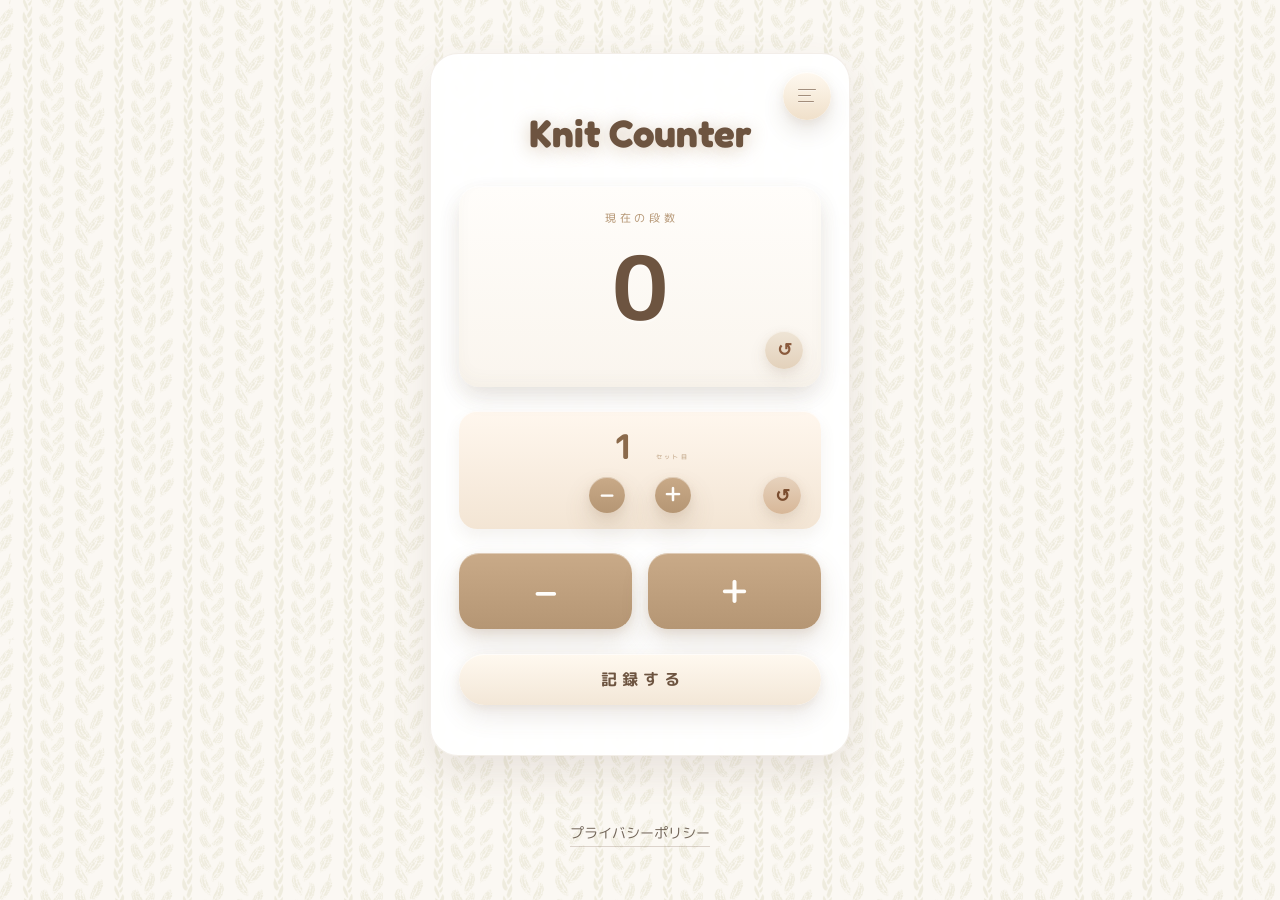
<file: index.html>
<!DOCTYPE html>
<html lang="ja">
<head>
    <meta charset="UTF-8">
    <meta name="viewport" content="width=device-width, initial-scale=1.0">
    <meta name="theme-color" content="#faf5ee">
    <meta name="apple-mobile-web-app-title" content="Knit Counter">
    <meta name="apple-mobile-web-app-capable" content="yes">
    <meta name="apple-mobile-web-app-status-bar-style" content="default">
    <title>Knit Counter</title>
    <link rel="icon" type="image/x-icon" href="img/favicon.ico?v=20260420-5">
    <link rel="shortcut icon" type="image/x-icon" href="img/favicon.ico?v=20260420-5">
    <link rel="icon" type="image/png" sizes="32x32" href="img/favicon-32x32.png?v=20260420-5">
    <link rel="icon" type="image/png" sizes="16x16" href="img/favicon-16x16.png?v=20260420-5">
    <link rel="icon" type="image/png" href="img/favicon.png?v=20260420-5">
    <link rel="apple-touch-icon" sizes="180x180" href="img/apple-touch-icon.png?v=20260420-5">
    <link rel="apple-touch-icon-precomposed" href="img/apple-touch-icon-precomposed.png?v=20260420-5">
    <link rel="manifest" href="manifest.webmanifest?v=20260420-5">
    <link rel="preconnect" href="https://fonts.googleapis.com">
    <link rel="preconnect" href="https://fonts.gstatic.com" crossorigin>
    <link href="https://fonts.googleapis.com/css2?family=Fredoka:wght@400..700&amp;family=M+PLUS+Rounded+1c:wght@400;500;700&amp;display=swap" rel="stylesheet">
    <link rel="stylesheet" href="styles.css?v=20260420-55">
    <script async src="https://pagead2.googlesyndication.com/pagead/js/adsbygoogle.js?client=ca-pub-3495067315545734"
            crossorigin="anonymous"></script>

</head>
<body>
<div class="app-background" aria-hidden="true"></div>
<main class="counter-app">
    <section class="counter-card" aria-labelledby="app-title">
        <button id="savedEntriesButton" class="saved-entries-button" type="button" aria-label="保存した段数を見る">
            <span class="saved-entries-icon" aria-hidden="true">
                <span></span>
                <span></span>
                <span></span>
            </span>
        </button>
        <h1 id="app-title">Knit Counter</h1>
        <!--<p class="description">＋ボタンで段数を増やし、－ボタンで減らせます。</p> -->

        <div class="count-display" aria-live="polite" aria-atomic="true">
            <div class="count-surface">
                <span class="count-label">現 在 の 段 数</span>
                <span id="count" class="count-value">0</span>
                <button id="resetButton" class="card-reset-button" type="button" aria-label="段数をリセットする">↺</button>
            </div>
        </div>

        <div class="set-counter-card">
            <div class="set-counter-readout" aria-live="polite" aria-atomic="true">
                <span id="setCount" class="set-counter-value">0</span>
                <span class="set-counter-suffix"> セ ッ ト 目</span>
            </div>
            <div class="set-counter-controls">
                <div class="set-counter-stepper">
                    <button id="decreaseSetButton" class="mini-count-button secondary" type="button" aria-label="セット数を1つ減らす">−</button>
                    <button id="increaseSetButton" class="mini-count-button primary" type="button" aria-label="セット数を1つ増やす">＋</button>
                </div>
                <button id="resetSetButton" class="card-reset-button set-reset-button" type="button" aria-label="セット数をリセットする">↺</button>
            </div>
        </div>

        <div class="button-group">
            <div class="button-section">
<!--                <p class="button-section-label">段数</p>-->
                <div class="button-row">
                    <button id="decreaseButton" class="count-button secondary" type="button" aria-label="段数を1つ減らす">−</button>
                    <button id="increaseButton" class="count-button primary" type="button" aria-label="段数を1つ増やす">＋</button>
                </div>
            </div>
        </div>

        <button id="saveButton" class="save-button" type="button">記 録 す る</button>
    </section>


    <nav class="app-footer-links" aria-label="フッターリンク">
        <a class="footer-link" href="privacy.html">プライバシーポリシー</a>
    </nav>
</main>

<div id="saveModal" class="modal" hidden>
    <div id="modalBackdrop" class="modal-backdrop"></div>
    <section
        class="modal-card"
        role="dialog"
        aria-modal="true"
        aria-labelledby="saveModalTitle"
        aria-describedby="saveModalDescription"
    >
        <h2 id="saveModalTitle">記 録 す る</h2>
        <p id="saveModalDescription" class="modal-description">名前をつけて記録できます。</p>

        <div class="modal-count-grid">
            <div class="modal-count-box">
                <span class="modal-count-label">現在の段数</span>
                <span id="modalCurrentCount" class="modal-count-value">0</span>
            </div>

            <div class="modal-count-box">
                <span class="modal-count-label">現在のセット数</span>
                <span id="modalCurrentSetCount" class="modal-count-value modal-set-count-value">0</span>
            </div>
        </div>

        <label class="modal-label" for="saveNameInput">保存名</label>
        <input
            id="saveNameInput"
            class="modal-input"
            type="text"
            maxlength="40"
            placeholder="例: 身頃 "
        >

        <p id="saveError" class="modal-error" hidden>名前を入力してください。</p>

        <div class="modal-actions">
            <button id="cancelSaveButton" class="modal-button secondary" type="button">キャンセル</button>
            <button id="confirmSaveButton" class="modal-button primary" type="button">保存する</button>
        </div>
    </section>
</div>

<div id="savedEntriesModal" class="modal" hidden>
    <div id="savedEntriesBackdrop" class="modal-backdrop"></div>
    <section
        class="modal-card saved-modal-card"
        role="dialog"
        aria-modal="true"
        aria-labelledby="savedEntriesTitle"
    >
        <button id="closeSavedEntriesButton" class="modal-close-button" type="button" aria-label="保存した記録を閉じる">×</button>
        <div class="saved-modal-header">
            <div>
                <h2 id="savedEntriesTitle">これまでの記録</h2>

            </div>
        </div>

        <div id="savedList" class="saved-list" aria-live="polite"></div>
    </section>
</div>

<div id="menuModal" class="modal" hidden>
    <div id="menuBackdrop" class="modal-backdrop"></div>
    <section
        class="modal-card menu-modal-card"
        role="dialog"
        aria-modal="true"
        aria-labelledby="menuTitle"
    >
        <button id="closeMenuButton" class="modal-close-button" type="button" aria-label="メニューを閉じる">×</button>
        <h2 id="menuTitle">menu</h2>

        <div class="menu-list">
            <button id="menuSavedButton" class="menu-item-button" type="button">保存した記録</button>
        </div>

        <div class="menu-actions">
            <button id="themeToggleButton" class="modal-button secondary" type="button">テーマ変更</button>
            <button id="settingsButton" class="modal-button secondary" type="button">設定</button>
        </div>
    </section>
</div>

<div id="themeModal" class="modal" hidden>
    <div id="themeBackdrop" class="modal-backdrop"></div>
    <section
        class="modal-card theme-modal-card"
        role="dialog"
        aria-modal="true"
        aria-labelledby="themeTitle"
    >
        <button id="closeThemeButton" class="modal-close-button" type="button" aria-label="テーマ選択を閉じる">×</button>
        <h2 id="themeTitle">テーマ変更</h2>

        <div class="theme-options">
            <button id="themeCafeLatteButton" class="theme-option-button" type="button">Cafe Latte</button>
            <button id="themeMilkButton" class="theme-option-button" type="button">Milk</button>
        </div>
    </section>
</div>

<div id="settingsModal" class="modal" hidden>
    <div id="settingsBackdrop" class="modal-backdrop"></div>
    <section
        class="modal-card settings-modal-card"
        role="dialog"
        aria-modal="true"
        aria-labelledby="settingsTitle"
    >
        <h2 id="settingsTitle">設定</h2>
        <p class="modal-description">現在、変更できる設定はありません。</p>
        <div class="modal-actions single-action">
            <button id="closeSettingsButton" class="modal-button secondary" type="button">閉じる</button>
        </div>
    </section>
</div>

<div id="confirmResetModal" class="modal" hidden>
    <div id="confirmResetBackdrop" class="modal-backdrop"></div>
    <section
        class="modal-card confirm-reset-card"
        role="dialog"
        aria-modal="true"
        aria-labelledby="confirmResetTitle"
        aria-describedby="confirmResetDescription"
    >
        <h2 id="confirmResetTitle">リセットの確認</h2>
        <p id="confirmResetDescription" class="modal-description">この値を0に戻します。よろしいですか？</p>
        <div class="modal-actions">
            <button id="cancelResetButton" class="modal-button secondary" type="button">キャンセル</button>
            <button id="confirmResetButton" class="modal-button primary" type="button">リセット</button>
        </div>
    </section>
</div>

<script src="script.js?v=20260420-12"></script>
</body>
</html>
</file>
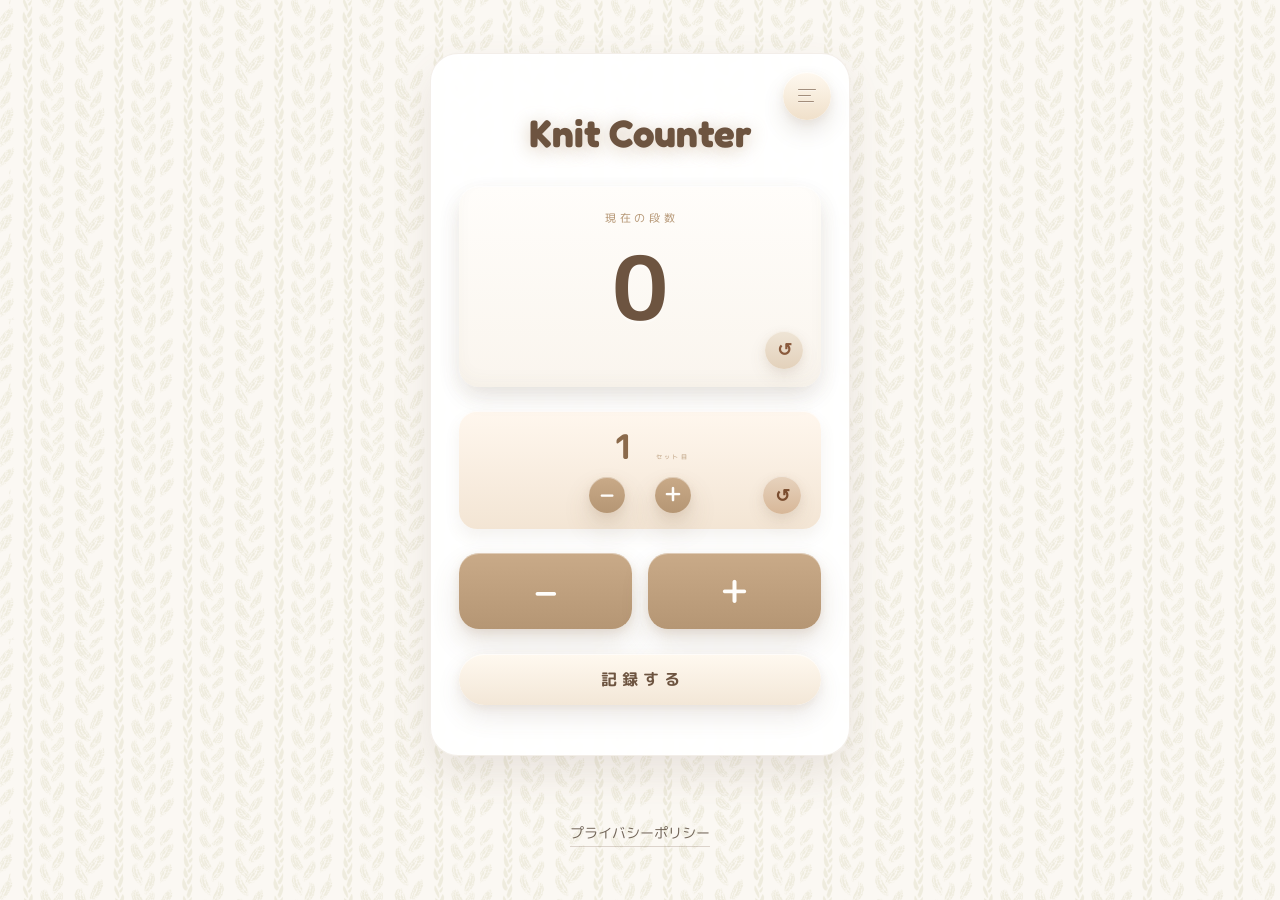
<file: src/main/resources/static/index.html>
<!DOCTYPE html>
<html lang="ja">
<head>
    <meta charset="UTF-8">
    <meta name="viewport" content="width=device-width, initial-scale=1.0">
    <meta name="theme-color" content="#faf5ee">
    <meta name="apple-mobile-web-app-title" content="Knit Counter">
    <meta name="apple-mobile-web-app-capable" content="yes">
    <meta name="apple-mobile-web-app-status-bar-style" content="default">
    <title>Knit Counter</title>
    <link rel="icon" type="image/x-icon" href="img/favicon.ico?v=20260420-5">
    <link rel="shortcut icon" type="image/x-icon" href="img/favicon.ico?v=20260420-5">
    <link rel="icon" type="image/png" sizes="32x32" href="img/favicon-32x32.png?v=20260420-5">
    <link rel="icon" type="image/png" sizes="16x16" href="img/favicon-16x16.png?v=20260420-5">
    <link rel="icon" type="image/png" href="img/favicon.png?v=20260420-5">
    <link rel="apple-touch-icon" sizes="180x180" href="img/apple-touch-icon.png?v=20260420-5">
    <link rel="apple-touch-icon-precomposed" href="img/apple-touch-icon-precomposed.png?v=20260420-5">
    <link rel="manifest" href="manifest.webmanifest?v=20260420-5">
    <link rel="preconnect" href="https://fonts.googleapis.com">
    <link rel="preconnect" href="https://fonts.gstatic.com" crossorigin>
    <link href="https://fonts.googleapis.com/css2?family=Fredoka:wght@400..700&amp;family=M+PLUS+Rounded+1c:wght@400;500;700&amp;display=swap" rel="stylesheet">
    <link rel="stylesheet" href="styles.css?v=20260420-55">
    <script async src="https://pagead2.googlesyndication.com/pagead/js/adsbygoogle.js?client=ca-pub-3495067315545734"
            crossorigin="anonymous"></script>

</head>
<body>
<div class="app-background" aria-hidden="true"></div>
<main class="counter-app">
    <section class="counter-card" aria-labelledby="app-title">
        <button id="savedEntriesButton" class="saved-entries-button" type="button" aria-label="保存した段数を見る">
            <span class="saved-entries-icon" aria-hidden="true">
                <span></span>
                <span></span>
                <span></span>
            </span>
        </button>
        <h1 id="app-title">Knit Counter</h1>
        <!--<p class="description">＋ボタンで段数を増やし、－ボタンで減らせます。</p> -->

        <div class="count-display" aria-live="polite" aria-atomic="true">
            <div class="count-surface">
                <span class="count-label">現 在 の 段 数</span>
                <span id="count" class="count-value">0</span>
                <button id="resetButton" class="card-reset-button" type="button" aria-label="段数をリセットする">↺</button>
            </div>
        </div>

        <div class="set-counter-card">
            <div class="set-counter-readout" aria-live="polite" aria-atomic="true">
                <span id="setCount" class="set-counter-value">0</span>
                <span class="set-counter-suffix"> セ ッ ト 目</span>
            </div>
            <div class="set-counter-controls">
                <div class="set-counter-stepper">
                    <button id="decreaseSetButton" class="mini-count-button secondary" type="button" aria-label="セット数を1つ減らす">−</button>
                    <button id="increaseSetButton" class="mini-count-button primary" type="button" aria-label="セット数を1つ増やす">＋</button>
                </div>
                <button id="resetSetButton" class="card-reset-button set-reset-button" type="button" aria-label="セット数をリセットする">↺</button>
            </div>
        </div>

        <div class="button-group">
            <div class="button-section">
<!--                <p class="button-section-label">段数</p>-->
                <div class="button-row">
                    <button id="decreaseButton" class="count-button secondary" type="button" aria-label="段数を1つ減らす">−</button>
                    <button id="increaseButton" class="count-button primary" type="button" aria-label="段数を1つ増やす">＋</button>
                </div>
            </div>
        </div>

        <button id="saveButton" class="save-button" type="button">記 録 す る</button>
    </section>


    <nav class="app-footer-links" aria-label="フッターリンク">
        <a class="footer-link" href="privacy.html">プライバシーポリシー</a>
    </nav>
</main>

<div id="saveModal" class="modal" hidden>
    <div id="modalBackdrop" class="modal-backdrop"></div>
    <section
        class="modal-card"
        role="dialog"
        aria-modal="true"
        aria-labelledby="saveModalTitle"
        aria-describedby="saveModalDescription"
    >
        <h2 id="saveModalTitle">記 録 す る</h2>
        <p id="saveModalDescription" class="modal-description">名前をつけて記録できます。</p>

        <div class="modal-count-grid">
            <div class="modal-count-box">
                <span class="modal-count-label">現在の段数</span>
                <span id="modalCurrentCount" class="modal-count-value">0</span>
            </div>

            <div class="modal-count-box">
                <span class="modal-count-label">現在のセット数</span>
                <span id="modalCurrentSetCount" class="modal-count-value modal-set-count-value">0</span>
            </div>
        </div>

        <label class="modal-label" for="saveNameInput">保存名</label>
        <input
            id="saveNameInput"
            class="modal-input"
            type="text"
            maxlength="40"
            placeholder="例: 身頃 "
        >

        <p id="saveError" class="modal-error" hidden>名前を入力してください。</p>

        <div class="modal-actions">
            <button id="cancelSaveButton" class="modal-button secondary" type="button">キャンセル</button>
            <button id="confirmSaveButton" class="modal-button primary" type="button">保存する</button>
        </div>
    </section>
</div>

<div id="savedEntriesModal" class="modal" hidden>
    <div id="savedEntriesBackdrop" class="modal-backdrop"></div>
    <section
        class="modal-card saved-modal-card"
        role="dialog"
        aria-modal="true"
        aria-labelledby="savedEntriesTitle"
    >
        <button id="closeSavedEntriesButton" class="modal-close-button" type="button" aria-label="保存した記録を閉じる">×</button>
        <div class="saved-modal-header">
            <div>
                <h2 id="savedEntriesTitle">これまでの記録</h2>

            </div>
        </div>

        <div id="savedList" class="saved-list" aria-live="polite"></div>
    </section>
</div>

<div id="menuModal" class="modal" hidden>
    <div id="menuBackdrop" class="modal-backdrop"></div>
    <section
        class="modal-card menu-modal-card"
        role="dialog"
        aria-modal="true"
        aria-labelledby="menuTitle"
    >
        <button id="closeMenuButton" class="modal-close-button" type="button" aria-label="メニューを閉じる">×</button>
        <h2 id="menuTitle">menu</h2>

        <div class="menu-list">
            <button id="menuSavedButton" class="menu-item-button" type="button">保存した記録</button>
        </div>

        <div class="menu-actions">
            <button id="themeToggleButton" class="modal-button secondary" type="button">テーマ変更</button>
            <button id="settingsButton" class="modal-button secondary" type="button">設定</button>
        </div>
    </section>
</div>

<div id="themeModal" class="modal" hidden>
    <div id="themeBackdrop" class="modal-backdrop"></div>
    <section
        class="modal-card theme-modal-card"
        role="dialog"
        aria-modal="true"
        aria-labelledby="themeTitle"
    >
        <button id="closeThemeButton" class="modal-close-button" type="button" aria-label="テーマ選択を閉じる">×</button>
        <h2 id="themeTitle">テーマ変更</h2>

        <div class="theme-options">
            <button id="themeCafeLatteButton" class="theme-option-button" type="button">Cafe Latte</button>
            <button id="themeMilkButton" class="theme-option-button" type="button">Milk</button>
        </div>
    </section>
</div>

<div id="settingsModal" class="modal" hidden>
    <div id="settingsBackdrop" class="modal-backdrop"></div>
    <section
        class="modal-card settings-modal-card"
        role="dialog"
        aria-modal="true"
        aria-labelledby="settingsTitle"
    >
        <h2 id="settingsTitle">設定</h2>
        <p class="modal-description">現在、変更できる設定はありません。</p>
        <div class="modal-actions single-action">
            <button id="closeSettingsButton" class="modal-button secondary" type="button">閉じる</button>
        </div>
    </section>
</div>

<div id="confirmResetModal" class="modal" hidden>
    <div id="confirmResetBackdrop" class="modal-backdrop"></div>
    <section
        class="modal-card confirm-reset-card"
        role="dialog"
        aria-modal="true"
        aria-labelledby="confirmResetTitle"
        aria-describedby="confirmResetDescription"
    >
        <h2 id="confirmResetTitle">リセットの確認</h2>
        <p id="confirmResetDescription" class="modal-description">この値を0に戻します。よろしいですか？</p>
        <div class="modal-actions">
            <button id="cancelResetButton" class="modal-button secondary" type="button">キャンセル</button>
            <button id="confirmResetButton" class="modal-button primary" type="button">リセット</button>
        </div>
    </section>
</div>

<script src="script.js?v=20260420-13"></script>
</body>
</html>
</file>
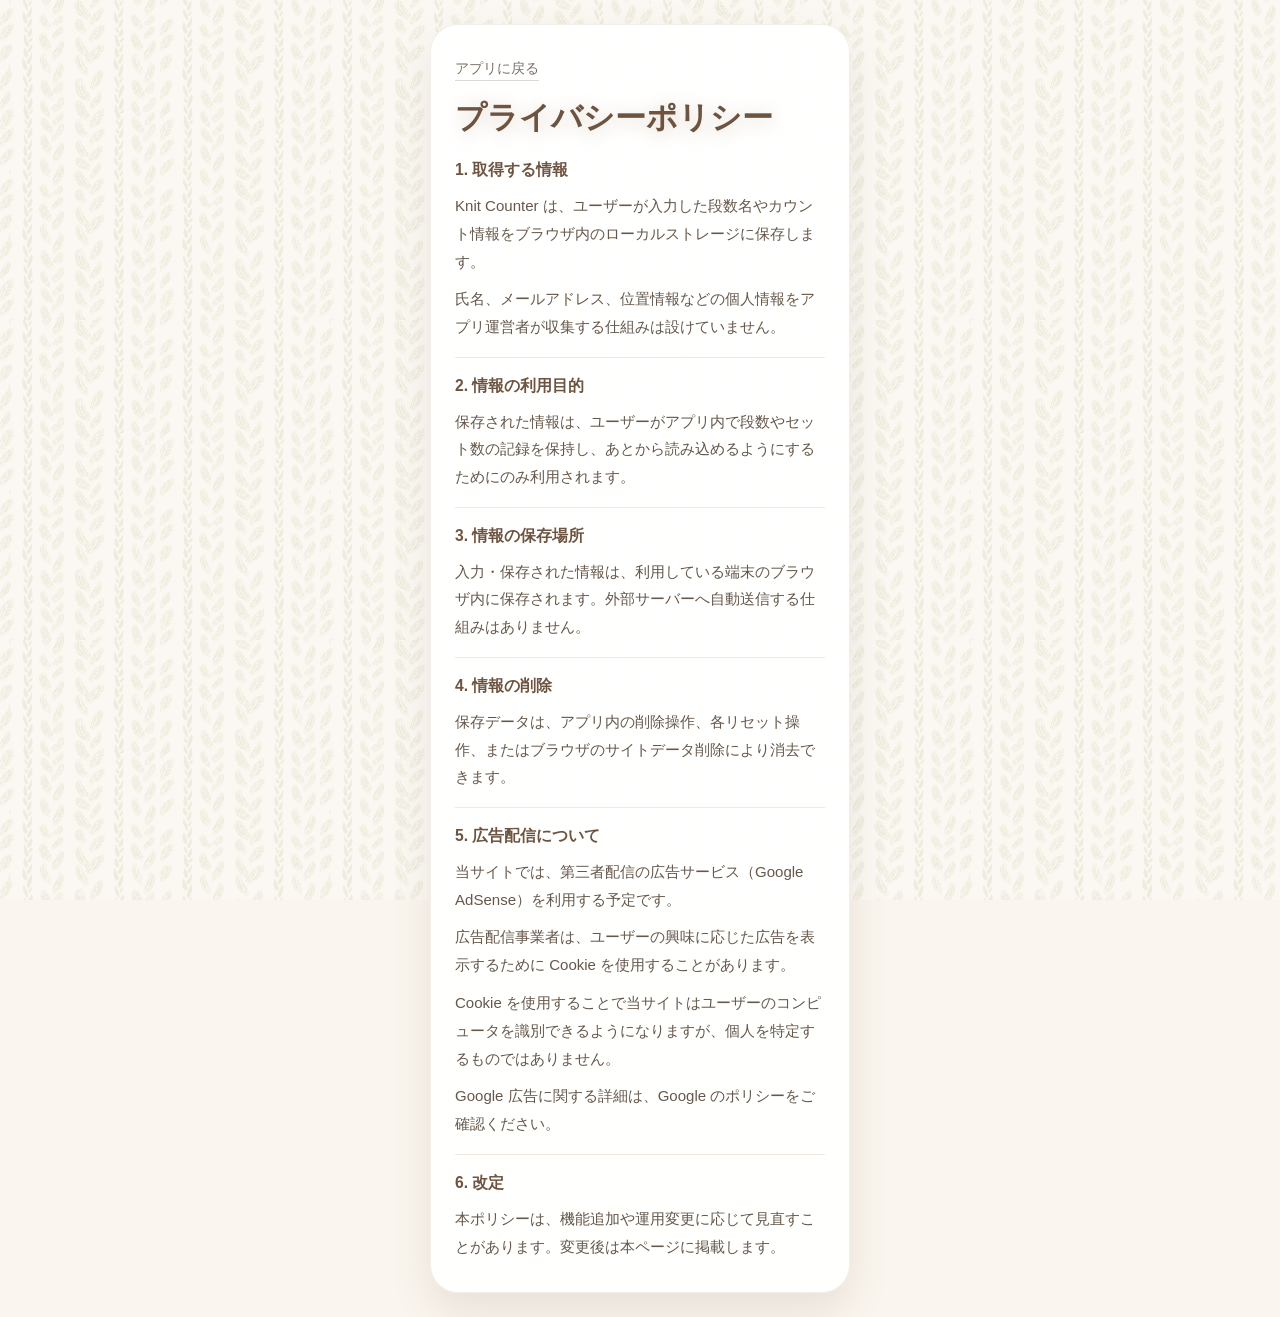
<file: privacy.html>
<!DOCTYPE html>
<html lang="ja">
<head>
    <meta charset="UTF-8">
    <meta name="viewport" content="width=device-width, initial-scale=1.0">
    <meta name="theme-color" content="#faf5ee">
    <meta name="apple-mobile-web-app-title" content="Knit Counter">
    <meta name="apple-mobile-web-app-capable" content="yes">
    <meta name="apple-mobile-web-app-status-bar-style" content="default">

    <title>プライバシーポリシー | Knit Counter</title>

    <link rel="icon" type="image/x-icon" href="img/favicon.ico?v=20260420-5">
    <link rel="shortcut icon" type="image/x-icon" href="img/favicon.ico?v=20260420-5">
    <link rel="icon" type="image/png" sizes="32x32" href="img/favicon-32x32.png?v=20260420-5">
    <link rel="icon" type="image/png" sizes="16x16" href="img/favicon-16x16.png?v=20260420-5">
    <link rel="icon" type="image/png" href="img/favicon.png?v=20260420-5">
    <link rel="apple-touch-icon" sizes="180x180" href="img/apple-touch-icon.png?v=20260420-5">
    <link rel="apple-touch-icon-precomposed" href="img/apple-touch-icon-precomposed.png?v=20260420-5">
    <link rel="manifest" href="manifest.webmanifest?v=20260420-5">

    <link rel="stylesheet" href="styles.css?v=20260420-6">

    <script async src="https://pagead2.googlesyndication.com/pagead/js/adsbygoogle.js?client=ca-pub-3495067315545734"
            crossorigin="anonymous"></script>
</head>
<body>
<div class="app-background" aria-hidden="true"></div>
<main class="counter-app">
    <article class="center-card policy-card" aria-labelledby="policy-title">
        <a class="footer-link policy-back-link" href="index.html">アプリに戻る</a>
        <h1 id="policy-title">プライバシーポリシー</h1>

        <section class="policy-section">
            <h2>1. 取得する情報</h2>
            <p>Knit Counter は、ユーザーが入力した段数名やカウント情報をブラウザ内のローカルストレージに保存します。</p>
            <p>氏名、メールアドレス、位置情報などの個人情報をアプリ運営者が収集する仕組みは設けていません。</p>
        </section>

        <section class="policy-section">
            <h2>2. 情報の利用目的</h2>
            <p>保存された情報は、ユーザーがアプリ内で段数やセット数の記録を保持し、あとから読み込めるようにするためにのみ利用されます。</p>
        </section>

        <section class="policy-section">
            <h2>3. 情報の保存場所</h2>
            <p>入力・保存された情報は、利用している端末のブラウザ内に保存されます。外部サーバーへ自動送信する仕組みはありません。</p>
        </section>

        <section class="policy-section">
            <h2>4. 情報の削除</h2>
            <p>保存データは、アプリ内の削除操作、各リセット操作、またはブラウザのサイトデータ削除により消去できます。</p>
        </section>

        <section class="policy-section">
            <h2>5. 広告配信について</h2>
            <p>当サイトでは、第三者配信の広告サービス（Google AdSense）を利用する予定です。</p>
            <p>広告配信事業者は、ユーザーの興味に応じた広告を表示するために Cookie を使用することがあります。</p>
            <p>Cookie を使用することで当サイトはユーザーのコンピュータを識別できるようになりますが、個人を特定するものではありません。</p>
            <p>Google 広告に関する詳細は、Google のポリシーをご確認ください。</p>
        </section>

        <section class="policy-section">
            <h2>6. 改定</h2>
            <p>本ポリシーは、機能追加や運用変更に応じて見直すことがあります。変更後は本ページに掲載します。</p>
        </section>
    </article>
</main>
</body>
</html>
</file>
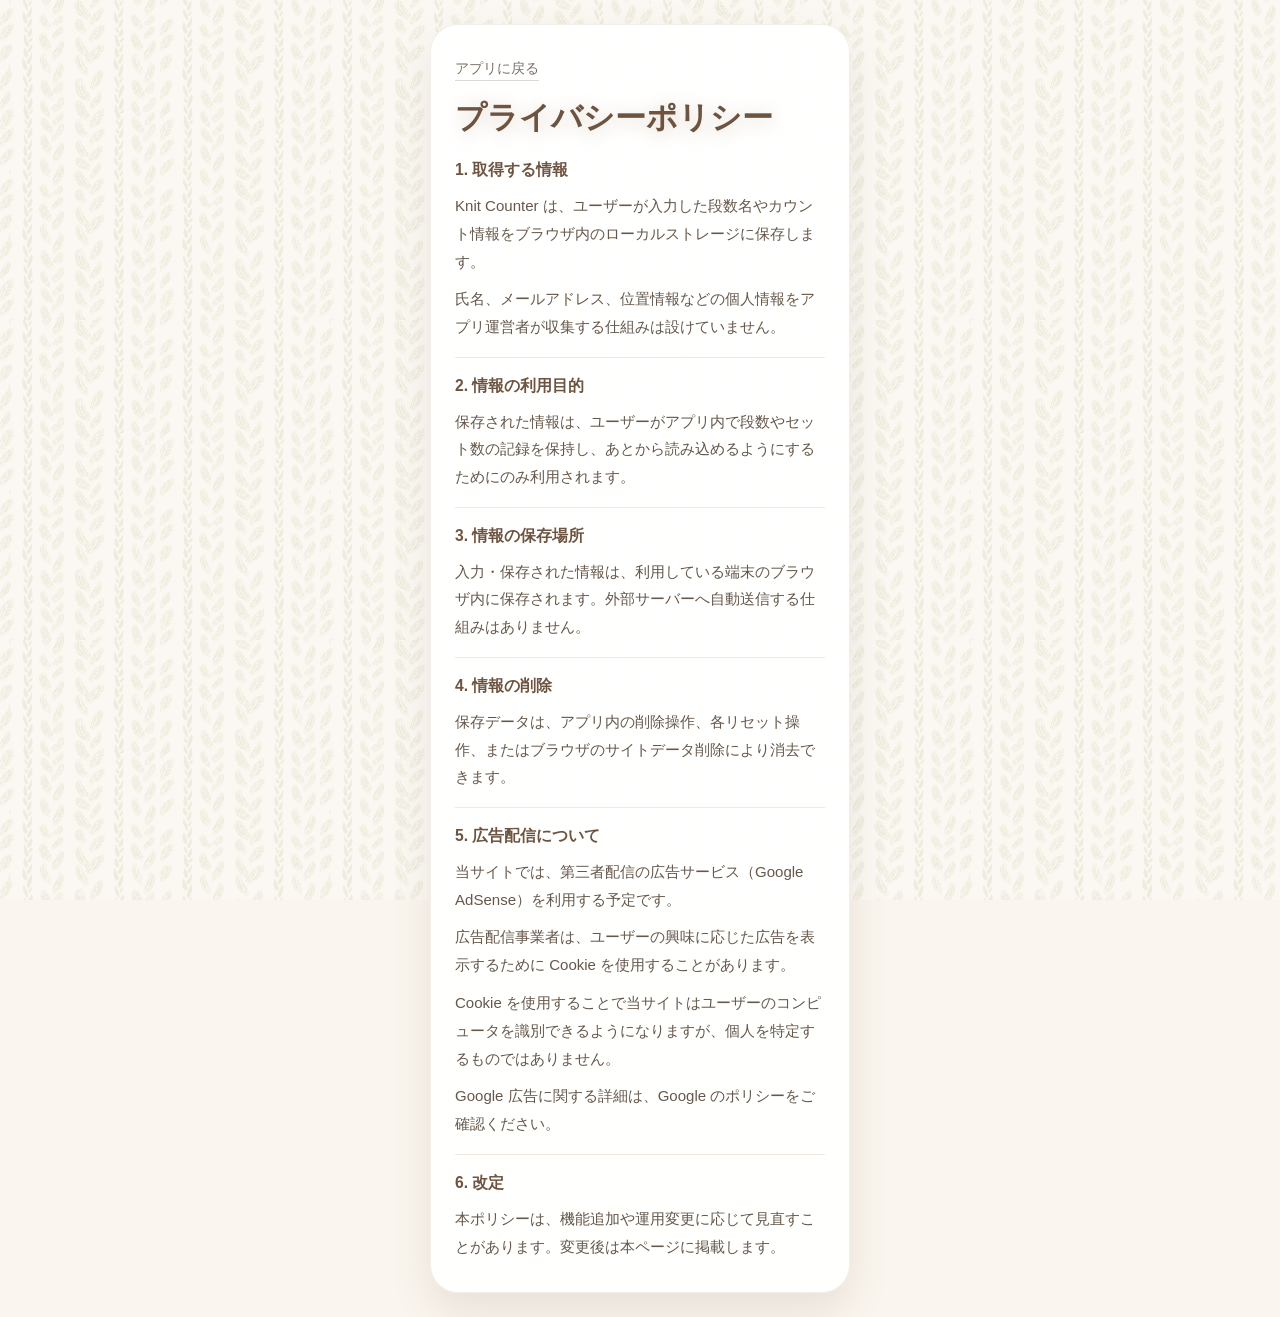
<file: src/main/resources/static/privacy.html>
<!DOCTYPE html>
<html lang="ja">
<head>
    <meta charset="UTF-8">
    <meta name="viewport" content="width=device-width, initial-scale=1.0">
    <meta name="theme-color" content="#faf5ee">
    <meta name="apple-mobile-web-app-title" content="Knit Counter">
    <meta name="apple-mobile-web-app-capable" content="yes">
    <meta name="apple-mobile-web-app-status-bar-style" content="default">

    <title>プライバシーポリシー | Knit Counter</title>

    <link rel="icon" type="image/x-icon" href="img/favicon.ico?v=20260420-5">
    <link rel="shortcut icon" type="image/x-icon" href="img/favicon.ico?v=20260420-5">
    <link rel="icon" type="image/png" sizes="32x32" href="img/favicon-32x32.png?v=20260420-5">
    <link rel="icon" type="image/png" sizes="16x16" href="img/favicon-16x16.png?v=20260420-5">
    <link rel="icon" type="image/png" href="img/favicon.png?v=20260420-5">
    <link rel="apple-touch-icon" sizes="180x180" href="img/apple-touch-icon.png?v=20260420-5">
    <link rel="apple-touch-icon-precomposed" href="img/apple-touch-icon-precomposed.png?v=20260420-5">
    <link rel="manifest" href="manifest.webmanifest?v=20260420-5">

    <link rel="stylesheet" href="styles.css?v=20260420-6">

    <script async src="https://pagead2.googlesyndication.com/pagead/js/adsbygoogle.js?client=ca-pub-3495067315545734"
            crossorigin="anonymous"></script>
</head>
<body>
<div class="app-background" aria-hidden="true"></div>
<main class="counter-app">
    <article class="center-card policy-card" aria-labelledby="policy-title">
        <a class="footer-link policy-back-link" href="index.html">アプリに戻る</a>
        <h1 id="policy-title">プライバシーポリシー</h1>

        <section class="policy-section">
            <h2>1. 取得する情報</h2>
            <p>Knit Counter は、ユーザーが入力した段数名やカウント情報をブラウザ内のローカルストレージに保存します。</p>
            <p>氏名、メールアドレス、位置情報などの個人情報をアプリ運営者が収集する仕組みは設けていません。</p>
        </section>

        <section class="policy-section">
            <h2>2. 情報の利用目的</h2>
            <p>保存された情報は、ユーザーがアプリ内で段数やセット数の記録を保持し、あとから読み込めるようにするためにのみ利用されます。</p>
        </section>

        <section class="policy-section">
            <h2>3. 情報の保存場所</h2>
            <p>入力・保存された情報は、利用している端末のブラウザ内に保存されます。外部サーバーへ自動送信する仕組みはありません。</p>
        </section>

        <section class="policy-section">
            <h2>4. 情報の削除</h2>
            <p>保存データは、アプリ内の削除操作、各リセット操作、またはブラウザのサイトデータ削除により消去できます。</p>
        </section>

        <section class="policy-section">
            <h2>5. 広告配信について</h2>
            <p>当サイトでは、第三者配信の広告サービス（Google AdSense）を利用する予定です。</p>
            <p>広告配信事業者は、ユーザーの興味に応じた広告を表示するために Cookie を使用することがあります。</p>
            <p>Cookie を使用することで当サイトはユーザーのコンピュータを識別できるようになりますが、個人を特定するものではありません。</p>
            <p>Google 広告に関する詳細は、Google のポリシーをご確認ください。</p>
        </section>

        <section class="policy-section">
            <h2>6. 改定</h2>
            <p>本ポリシーは、機能追加や運用変更に応じて見直すことがあります。変更後は本ページに掲載します。</p>
        </section>
    </article>
</main>
</body>
</html>
</file>
<file: styles.css>
:root {
    --white: #fffdf9;
    --beige-50: #faf5ee;
    --beige-100: #f2e8db;
    --beige-200: #e6d6c3;
    --beige-400: #b59674;
    --beige-700: #6d5440;
    --sage-100: #eef3e7;
    --sage-200: #dce8d1;
    --sage-300: #c9d9bc;
    --text: #473729;
    --shadow: rgba(109, 84, 64, 0.14);
}

* {
    box-sizing: border-box;
}

body {
    margin: 0;
    min-height: 100vh;
    font-family: "M PLUS Rounded 1c", "Hiragino Sans", "Yu Gothic", sans-serif;
    color: var(--text);
    background-color: var(--beige-50);
    overflow-x: hidden;
    -webkit-text-size-adjust: 100%;
}

body.theme-clean {
    --white: #ffffff;
    --beige-50: #f8f8f6;
    --beige-100: #efefeb;
    --beige-200: #deded8;
    --beige-400: #7A6657;
    --beige-700: #7A6657;
    --sage-100: #f5f5f2;
    --sage-200: #e9e9e4;
    --sage-300: #d8d8d0;
    --text: #7A6657;
    --shadow: rgba(55, 55, 51, 0.12);
}


.app-background {
    position: fixed;
    inset: 0;
    z-index: 0;
    background-color: var(--beige-50);
    background-image: url("./img/001.png");
    background-size: 320px 320px;
    background-repeat: repeat;
    background-position: center top;
    opacity: 0.3;
    pointer-events: none;
}

body.theme-clean .app-background {
    background-image: url("./img/white.png");
    opacity: 0.55;
}


.counter-app {
    position: relative;
    z-index: 1;
    min-height: 100vh;
    display: grid;
    place-items: center;
    padding: 24px;
}

.counter-card,
.center-card {
    position: relative;
    width: min(100%, 420px);
    padding: 36px 28px 50px;
    border-radius: 28px;
    background: rgba(255, 255, 255, 0.94);
    border: 1px solid rgba(181, 150, 116, 0.16);
    box-shadow:
        0 18px 40px rgba(109, 84, 64, 0.12),
        inset 0 1px 0 rgba(255, 255, 255, 0.85);
    backdrop-filter: blur(2px);
    text-align: center;
}

body.theme-clean .counter-card {
    background: rgba(255, 255, 252, 0.97);
    border-color: rgba(78, 78, 72, 0.1);
    box-shadow:
        0 18px 40px rgba(55, 55, 51, 0.09),
        inset 0 1px 0 rgba(255, 255, 255, 0.9);
}


.policy-card {
    width: min(100%, 420px);
    padding: 34px 24px 32px;
    text-align: left;
}

.app-footer-links {
    display: flex;
    justify-content: center;
    margin-top: 10px;
}

.footer-link {
    color: rgba(71, 55, 41, 0.76);
    font-size: 0.88rem;
    text-decoration: none;
    border-bottom: 1px solid rgba(109, 84, 64, 0.22);
    padding-bottom: 2px;
}

.footer-link:hover,
.footer-link:focus-visible {
    color: var(--beige-700);
    border-bottom-color: rgba(109, 84, 64, 0.42);
}

.footer-link:focus-visible {
    outline: 3px solid rgba(181, 150, 116, 0.24);
    outline-offset: 6px;
    border-radius: 4px;
}

.policy-back-link {
    display: inline-flex;
    align-items: center;
    gap: 6px;
    margin-bottom: 18px;
    color: rgba(71, 55, 41, 0.72);
    font-size: 0.85rem;
    text-decoration: none;
}

.policy-back-link:hover,
.policy-back-link:focus-visible {
    color: var(--beige-700);
}

.policy-card h1 {
    margin: 0 0 22px;
    font-family: "M PLUS Rounded 1c", "Hiragino Sans", "Yu Gothic", sans-serif;
    font-size: clamp(1.45rem, 3.6vw, 1.95rem);
    text-align: left;
}

.policy-section {
    padding: 16px 0;
    border-top: 1px solid rgba(181, 150, 116, 0.2);
}

.policy-section:first-of-type {
    padding-top: 0;
    border-top: none;
}

.policy-section:last-of-type {
    padding-bottom: 0;
}

.policy-section h2 {
    margin: 0 0 10px;
    font-size: 0.98rem;
    line-height: 1.5;
    color: var(--beige-700);
}

.policy-section p {
    margin: 0;
    font-size: 0.94rem;
    line-height: 1.85;
    color: rgba(71, 55, 41, 0.84);
}

.policy-section p + p {
    margin-top: 10px;
}

h1 {
    margin: 20px 0 30px 0;
    font-family: "Fredoka", "M PLUS Rounded 1c", "Hiragino Sans", "Yu Gothic", sans-serif;
    font-size: clamp(1.8rem, 4vw, 2.4rem);
    line-height: 1.2;
    color: var(--beige-700);
    text-shadow: 0 3px 18px rgba(181, 150, 116, 0.48);
}

.description {
    margin: 12px 0 28px;
    color: rgba(71, 55, 41, 0.72);
    line-height: 1.6;
}
.count-display {
    position: relative;
    border-radius: 28px;
    background: linear-gradient(180deg, var(--sage-100) 0%, var(--sage-200) 100%);
    box-shadow:
        0 10px 22px rgba(109, 84, 64, 0.08),
        inset 0 2px 3px rgba(255, 255, 255, 0.5),
        inset 0 -3px 6px rgba(109, 84, 64, 0.08);
}
.count-display::before {
    content: "";
    position: absolute;
    inset: 0;
    border-radius: 28px;
    padding: 8px;
    background:
        repeating-linear-gradient(
            45deg,
            var(--sage-300) 0 10px,
            #f7fbf3 10px 20px
        );
    -webkit-mask:
        linear-gradient(#000 0 0) content-box,
        linear-gradient(#000 0 0);
    -webkit-mask-composite: xor;
    mask-composite: exclude;
    box-shadow:
        inset 0 1px 0 rgba(255,255,255,0.5),
        inset 0 -2px 4px rgba(109, 84, 64, 0.12);
    pointer-events: none;
}
.count-surface {
    position: relative;
    z-index: 1;
    padding: 24px 20px 56px;
    border-radius: 20px;
    background: linear-gradient(180deg, #fffdfa 0%, var(--beige-50) 100%);
    box-shadow:
        0 10px 22px rgba(109, 84, 64, 0.10),
        inset 0 -8px 16px rgba(109, 84, 64, 0.03),
        inset 0 1px 0 rgba(255, 255, 255, 0.78);
}

body.theme-clean .count-display {
    background: linear-gradient(180deg, #f5f5f2 0%, #e9e9e4 100%);
    box-shadow:
        0 10px 22px rgba(55, 55, 51, 0.07),
        inset 0 2px 3px rgba(255, 255, 255, 0.58),
        inset 0 -3px 6px rgba(55, 55, 51, 0.06);
}


body.theme-clean .count-display::before {
    background:
        repeating-linear-gradient(
            45deg,
            #d8d8d0 0 10px,
            #fafaf7 10px 20px
        );
    box-shadow:
        inset 0 1px 0 rgba(255, 255, 255, 0.62),
        inset 0 -2px 4px rgba(55, 55, 51, 0.08);
}


body.theme-clean .count-surface {
    background: #FAF8F5;
    box-shadow:
        0 10px 22px rgba(55, 55, 51, 0.08),
        inset 0 -8px 16px rgba(55, 55, 51, 0.025),
        inset 0 1px 0 rgba(255, 255, 255, 0.84);
}


.count-label {
    display: block;
    font-size: 0.7rem;
    color: var(--beige-400);
    letter-spacing: 0.03em;
}

.count-value {
    display: block;
    margin-top: 16px;
    font-size: clamp(3.6rem, 14vw, 5.5rem);
    font-weight: 700;
    color: var(--beige-700);
    line-height: 1;
    text-shadow: 0 3px 0 rgba(255, 255, 255, 0.35);
}

.count-value.bump,
.set-counter-value.bump {
    animation: count-bump 0.22s ease;
}


.button-group {
    display: grid;
    gap: 18px;
    margin-top: 24px;
}

.button-section {
    display: grid;
    gap: 10px;
}

.button-section-label {
    margin: 0;
    font-size: 0.84rem;
    font-weight: 700;
    color: var(--beige-700);
    text-align: left;
}

.button-row {
    display: grid;
    grid-template-columns: repeat(2, 1fr);
    gap: 16px;
}

.count-button,
.mini-count-button,
.card-reset-button,
.save-button,
.modal-button {
    border: none;
    cursor: pointer;
    transition: transform 0.16s ease, box-shadow 0.16s ease, background-color 0.16s ease;
    font: inherit;
    touch-action: manipulation;
    -webkit-tap-highlight-color: transparent;
}

.count-button {
    min-height: 76px;
    border-radius: 20px;
    font-size: 2.2rem;
    font-weight: 700;
    box-shadow:
        0 12px 24px rgba(109, 84, 64, 0.12),
        inset 0 1px 0 rgba(255, 255, 255, 0.4);
}

.mini-count-button {
    width: 36px;
    height: 36px;
    border-radius: 999px;
    font-size: 1.35rem;
    font-weight: 700;
    line-height: 1;
    display: grid;
    place-items: center;
    box-shadow:
        0 10px 18px rgba(109, 84, 64, 0.12),
        inset 0 1px 0 rgba(255, 255, 255, 0.4);
}

.count-button.primary,
.mini-count-button.primary {
    background: linear-gradient(180deg, #c9aa88 0%, #b59674 100%);
    color: #fffdfa;
    box-shadow:
        0 14px 28px rgba(109, 84, 64, 0.16),
        0 4px 10px rgba(181, 150, 116, 0.18),
        inset 0 1px 0 rgba(255, 255, 255, 0.4);
}

.count-button.secondary,
.mini-count-button.secondary {
    background: linear-gradient(180deg, #c9aa88 0%, #b59674 100%);
    color: #fffdfa;
    box-shadow:
        0 14px 28px rgba(109, 84, 64, 0.16),
        0 4px 10px rgba(181, 150, 116, 0.18),
        inset 0 1px 0 rgba(255, 255, 255, 0.4);
}

body.theme-clean .count-button.primary,
body.theme-clean .count-button.secondary,
body.theme-clean .mini-count-button.primary,
body.theme-clean .mini-count-button.secondary {
    background: linear-gradient(180deg, #ffffff 0%, #e8e8e3 100%);
    color: #7A6657;
    box-shadow:
        0 12px 24px rgba(55, 55, 51, 0.09),
        0 4px 10px rgba(78, 78, 72, 0.08),
        inset 0 1px 0 rgba(255, 255, 255, 0.9);
}

body.theme-clean .count-button.primary,
body.theme-clean .count-button.secondary {
    border: 1px solid rgba(78, 78, 72, 0.055);
    border-top-color: rgba(78, 78, 72, 0.025);
    box-shadow:
        0 12px 24px rgba(55, 55, 51, 0.085),
        0 4px 10px rgba(78, 78, 72, 0.07),
        inset 0 1px 0 rgba(255, 255, 255, 0.5);
}

body.theme-clean .mini-count-button.primary,
body.theme-clean .mini-count-button.secondary {
    border: 1px solid rgba(78, 78, 72, 0.12);
    box-shadow:
        0 5px 10px rgba(55, 55, 51, 0.05),
        inset 0 1px 0 rgba(255, 255, 255, 0.9);
}




body.theme-clean .saved-entries-button,
body.theme-clean .save-button,
body.theme-clean .modal-button.secondary,
body.theme-clean .menu-item-button,
body.theme-clean .theme-option-button {
    background: linear-gradient(180deg, #ffffff 0%, #eeeeea 100%);
    color: #7A6657;
    box-shadow:
        0 10px 20px rgba(55, 55, 51, 0.09),
        inset 0 1px 0 rgba(255, 255, 255, 0.76);
}


body.theme-clean .save-button {
    box-shadow:
        0 14px 26px rgba(55, 55, 51, 0.12),
        0 4px 10px rgba(78, 78, 72, 0.08),
        inset 0 1px 0 rgba(255, 255, 255, 0.82);
}


body.theme-clean .menu-modal-card .menu-item-button,
body.theme-clean .menu-modal-card .modal-button.secondary {
    box-shadow:
        0 12px 22px rgba(55, 55, 51, 0.11),
        0 3px 8px rgba(78, 78, 72, 0.07),
        inset 0 1px 0 rgba(255, 255, 255, 0.82);
}

body.theme-clean .card-reset-button,
body.theme-clean .modal-close-button,
body.theme-clean .saved-delete-button {
    background: rgba(78, 78, 72, 0.11);
    color: #7A6657;
}


.set-counter-card {
    position: relative;
    display: grid;
    justify-items: center;
    gap: 8px;
    margin-top: 24px;
    padding: 18px 12px 16px;
    border-radius: 18px;
    background: linear-gradient(180deg, #fff7ee 0%, #f3e5d4 100%);
    box-shadow:
        inset 0 1px 0 rgba(255, 255, 255, 0.7),
        0 8px 16px rgba(109, 84, 64, 0.08);
}

.set-counter-prefix {
    font-size: 0.72rem;
    font-weight: 700;
    color: rgba(109, 84, 64, 0.72);
    letter-spacing: 0.03em;
}

.set-counter-label {
    font-size: 0.82rem;
    font-weight: 700;
    color: var(--beige-700);
}

.set-counter-controls {
    position: relative;
    display: grid;
    align-items: center;
    width: 100%;
    justify-items: center;
    margin-top: 6px;
}

.set-counter-stepper {
    display: inline-flex;
    align-items: center;
    gap: 30px;
    justify-content: center;
}

.set-counter-readout {
    display: inline-flex;
    align-items: baseline;
    justify-content: center;
}

.set-counter-value {
    min-width: 1.8em;
    text-align: center;
    font-size: 2.15rem;
    font-weight: 700;
    line-height: 1;
    color: #8b6a4b;
}

.set-counter-suffix {
    margin-left: 0.16em;
    font-size: 0.34em;
    font-weight: 400;
    color: var(--beige-400);
    letter-spacing: 0.03em;
}

.card-reset-button {
    min-width: 38px;
    height: 38px;
    padding: 0;
    border-radius: 999px;
    background: linear-gradient(180deg, #efe5d6 0%, #e3d1bb 100%);
    color: #8a5a3c;
    font-size: 1.1rem;
    font-weight: 700;
    display: grid;
    place-items: center;
    box-shadow:
        0 8px 18px rgba(109, 84, 64, 0.1),
        0 3px 8px rgba(181, 150, 116, 0.1),
        inset 0 1px 0 rgba(255, 255, 255, 0.42);
}

.set-reset-button {
    position: absolute;
    right: 8px;
    margin-left: auto;
    background: linear-gradient(180deg, #e7d3be 0%, #d7b798 100%);
    color: #7a4d2f;
}

body.theme-clean .set-counter-card {
    border: 1px solid rgba(78, 78, 72, 0.045);
    background: #FAF8F5;
    box-shadow:
        inset 0 1px 0 rgba(255, 255, 255, 0.82),
        0 8px 18px rgba(55, 55, 51, 0.055);
}


body.theme-clean .set-counter-value {
    color: #7A6657;
}

body.theme-clean .set-counter-suffix {
    color: #7A6657;
}


body.theme-clean .set-reset-button {
    background: linear-gradient(180deg, #eeeeea 0%, #d9d9d3 100%);
    color: #7A6657;
}


.count-surface > .card-reset-button {
    position: absolute;
    right: 18px;
    bottom: 18px;
}

.save-button {
    margin-top: 25px;
    width: 100%;
    padding: 14px 18px;
    border-radius: 999px;
    background: linear-gradient(180deg, #fff9f0 0%, #f3e7d7 100%);
    color: var(--beige-700);
    font-weight: 700;
    box-shadow:
        0 12px 24px rgba(109, 84, 64, 0.12),
        0 3px 8px rgba(181, 150, 116, 0.12),
        inset 0 1px 0 rgba(255, 255, 255, 0.62);
}

.saved-entries-button {
    position: absolute;
    top: 18px;
    right: 18px;
    display: grid;
    place-items: center;
    width: 48px;
    height: 48px;
    border: none;
    border-radius: 999px;
    background: linear-gradient(180deg, #fff9f0 0%, #f0e0ca 100%);
    color: var(--beige-700);
    font: inherit;
    font-size: 1rem;
    font-weight: 700;
    cursor: pointer;
    box-shadow:
        0 12px 22px rgba(109, 84, 64, 0.14),
        0 3px 8px rgba(181, 150, 116, 0.12),
        inset 0 1px 0 rgba(255, 255, 255, 0.72);
    transition: transform 0.16s ease, box-shadow 0.16s ease, background-color 0.16s ease;
    touch-action: manipulation;
    -webkit-tap-highlight-color: transparent;
}

.saved-entries-icon {
    display: grid;
    gap: 5px;
    width: 18px;
}

.saved-entries-icon span {
    display: block;
    height: 1px;
    border-radius: 999px;
    background: rgba(109, 84, 64, 0.62);
    box-shadow: 0 1px 0 rgba(255, 255, 255, 0.34);
}

.saved-entries-icon span:nth-child(1) {
    width: 100%;
}

.saved-entries-icon span:nth-child(2) {
    width: 72%;
}

.saved-entries-icon span:nth-child(3) {
    width: 88%;
}





.count-button:hover,
.mini-count-button:hover,
.card-reset-button:hover,
.save-button:hover,
.modal-button:hover,
.saved-entries-button:hover,
.saved-delete-button:hover,
.menu-item-button:hover,
.theme-option-button:hover,
.modal-close-button:hover {
    transform: translateY(-2px);
}

.count-button:active,
.mini-count-button:active,
.card-reset-button:active,
.save-button:active,
.modal-button:active,
.saved-entries-button:active,
.saved-delete-button:active,
.menu-item-button:active,
.theme-option-button:active,
.modal-close-button:active {
    transform: translateY(0);
}


.count-button:focus-visible,
.mini-count-button:focus-visible,
.card-reset-button:focus-visible,
.save-button:focus-visible,
.modal-button:focus-visible,
.saved-entries-button:focus-visible,
.saved-item-button:focus-visible,
.saved-delete-button:focus-visible,
.menu-item-button:focus-visible,
.theme-option-button:focus-visible,
.modal-close-button:focus-visible,
.modal-input:focus-visible {
    outline: 3px solid rgba(181, 150, 116, 0.32);
    outline-offset: 3px;
}

.saved-count {
    display: inline-flex;
    align-items: center;
    min-height: 30px;
    padding: 0 12px;
    border-radius: 999px;
    background: rgba(181, 150, 116, 0.12);
    color: var(--beige-700);
    font-size: 0.88rem;
}

.saved-modal-card {
    width: min(100%, 420px);
    padding-top: 34px;
    max-height: min(80vh, 620px);
    overflow: auto;
}

.menu-modal-card {
    width: min(100%, 360px);
    padding-top: 34px;
}

.theme-modal-card {
    width: min(100%, 360px);
    padding-top: 34px;
}

.modal-close-button {
    position: absolute;
    top: 16px;
    right: 16px;
    display: grid;
    place-items: center;
    width: 38px;
    height: 38px;
    border: none;
    border-radius: 999px;
    background: rgba(181, 150, 116, 0.14);
    color: var(--beige-700);
    font: inherit;
    font-size: 1.35rem;
    line-height: 1;
    cursor: pointer;
    box-shadow: inset 0 1px 0 rgba(255, 255, 255, 0.5);
    transition: transform 0.16s ease, background-color 0.16s ease;
    touch-action: manipulation;
    -webkit-tap-highlight-color: transparent;
}

.menu-list {
    display: grid;
    gap: 12px;
    margin-top: 20px;
}

.menu-item-button {
    min-height: 54px;
    padding: 0 18px;
    border: none;
    border-radius: 18px;
    background: linear-gradient(180deg, #fffdfa 0%, #f4eadf 100%);
    color: var(--beige-700);
    font: inherit;
    font-weight: 700;
    text-align: center;
    cursor: pointer;
    box-shadow:
        0 10px 20px rgba(109, 84, 64, 0.08),
        inset 0 1px 0 rgba(255, 255, 255, 0.75);
    transition: transform 0.16s ease, box-shadow 0.16s ease, background-color 0.16s ease;
    touch-action: manipulation;
    -webkit-tap-highlight-color: transparent;
}

.menu-actions {
    display: grid;
    gap: 12px;
    margin-top: 16px;
}

.theme-options {
    display: grid;
    gap: 12px;
    margin-top: 20px;
}

.theme-option-button {
    position: relative;
    min-height: 54px;
    padding: 0 18px;
    border: none;
    border-radius: 18px;
    background: linear-gradient(180deg, #fffdfa 0%, #f4eadf 100%);
    color: var(--beige-700);
    font: inherit;
    font-weight: 700;
    text-align: center;
    cursor: pointer;
    box-shadow:
        0 10px 20px rgba(109, 84, 64, 0.08),
        inset 0 1px 0 rgba(255, 255, 255, 0.75);
    transition: transform 0.16s ease, box-shadow 0.16s ease, background-color 0.16s ease;
    touch-action: manipulation;
    -webkit-tap-highlight-color: transparent;
}

.theme-option-button::after {
    content: "";
    position: absolute;
    right: 18px;
    color: inherit;
    font-size: 1.08rem;
    line-height: 1;
}

.theme-option-button[aria-pressed="true"] {
    background: linear-gradient(180deg, #c9aa88 0%, #b59674 100%);
    color: #fffdfa;
    box-shadow:
        0 12px 24px rgba(109, 84, 64, 0.16),
        inset 0 1px 0 rgba(255, 255, 255, 0.35);
}

.theme-option-button[aria-pressed="true"]::after {
    content: "✓";
}

.saved-modal-header {
    display: flex;
    align-items: flex-start;
    justify-content: space-between;
    gap: 12px;
    margin-bottom: 16px;
    padding-right: 44px;
}

.saved-list {
    display: grid;
    gap: 16px;
}

.saved-empty {
    margin: 0;
    padding: 16px;
    border-radius: 18px;
    background: rgba(255, 255, 255, 0.7);
    color: rgba(71, 55, 41, 0.7);
    text-align: center;
}

.saved-item {
    display: grid;
    grid-template-columns: 1fr auto;
    gap: 10px;
    align-items: center;
    padding: 12px;
    border-radius: 18px;
    background: rgba(255, 255, 255, 0.82);
    box-shadow:
        0 8px 18px rgba(109, 84, 64, 0.08),
        inset 0 1px 0 rgba(255, 255, 255, 0.72);
}


.saved-item-button {
    display: grid;
    gap: 4px;
    padding: 0;
    border: none;
    background: transparent;
    text-align: left;
    color: inherit;
    font: inherit;
    cursor: pointer;
    touch-action: manipulation;
    -webkit-tap-highlight-color: transparent;
}

.saved-item-name {
    font-weight: 700;
    color: var(--beige-700);
}

.saved-item-meta {
    font-size: 0.88rem;
    color: rgba(71, 55, 41, 0.72);
}

.saved-item-actions {
    display: flex;
    align-items: center;
    gap: 8px;
}

.saved-delete-button {
    min-width: 42px;
    min-height: 42px;
    border: none;
    border-radius: 999px;
    background: rgba(181, 150, 116, 0.14);
    color: var(--beige-700);
    font: inherit;
    cursor: pointer;
    box-shadow: inset 0 1px 0 rgba(255, 255, 255, 0.5);
    transition: transform 0.16s ease, box-shadow 0.16s ease, background-color 0.16s ease;
    touch-action: manipulation;
    -webkit-tap-highlight-color: transparent;
}

.saved-delete-icon {
    display: block;
    width: 19px;
    height: 19px;
    margin: auto;
    fill: none;
    stroke: currentColor;
    stroke-width: 2;
    stroke-linecap: round;
    stroke-linejoin: round;
}


.modal[hidden] {
    display: none;
}

.modal {
    position: fixed;
    inset: 0;
    z-index: 20;
    display: grid;
    place-items: center;
    padding: 24px;
}

.modal-backdrop {
    position: absolute;
    inset: 0;
    background: rgba(71, 55, 41, 0.32);
    backdrop-filter: blur(3px);
}


.modal-card {
    position: relative;
    z-index: 1;
    width: min(100%, 360px);
    padding: 28px 22px 22px;
    border-radius: 28px;
    background: rgba(255, 253, 249, 0.98);
    box-shadow:
        0 24px 48px rgba(109, 84, 64, 0.18),
        inset 0 1px 0 rgba(255, 255, 255, 0.84);
}




.modal-card h2 {
    margin: 0;
    font-size: 1.4rem;
    color: var(--beige-700);
}


.modal-description {
    margin: 10px 0 18px;
    color: rgba(71, 55, 41, 0.72);
    line-height: 1.5;
}


.modal-count-box {
    display: grid;
    gap: 6px;
    padding: 16px;
    border-radius: 20px;
    background: linear-gradient(180deg, #fffdfa 0%, #f4eadf 100%);
    box-shadow:
        0 10px 20px rgba(109, 84, 64, 0.08),
        inset 0 1px 0 rgba(255, 255, 255, 0.75);
}


.modal-count-grid {
    display: grid;
    grid-template-columns: repeat(2, 1fr);
    gap: 12px;
    margin-bottom: 18px;
}

.modal-count-label {
    font-size: 0.82rem;
    color: var(--beige-400);
}


.modal-count-value {
    font-size: 2.6rem;
    font-weight: 700;
    line-height: 1;
    color: var(--beige-700);
}


.modal-set-count-value {
    color: #8b6a4b;
}

.modal-label {
    display: block;
    margin-bottom: 8px;
    font-size: 0.92rem;
    color: var(--beige-700);
}


.modal-input {
    width: 100%;
    padding: 14px 16px;
    border: 1px solid rgba(181, 150, 116, 0.28);
    border-radius: 16px;
    background: #fffdfa;
    color: var(--text);
    font: inherit;
    box-shadow: inset 0 1px 2px rgba(109, 84, 64, 0.05);
}



.modal-error {
    margin: 10px 0 0;
    color: #a5563b;
    font-size: 0.88rem;
}

.modal-actions {
    display: grid;
    grid-template-columns: repeat(2, 1fr);
    gap: 12px;
    margin-top: 20px;
}

.modal-actions.single-action {
    grid-template-columns: 1fr;
}

.modal-button {
    min-height: 50px;
    border-radius: 18px;
    font-weight: 700;
}

.modal-button.primary {
    background: linear-gradient(180deg, #c9aa88 0%, #b59674 100%);
    color: #fffdfa;
    box-shadow:
        0 12px 24px rgba(109, 84, 64, 0.16),
        inset 0 1px 0 rgba(255, 255, 255, 0.35);
}

.modal-button.secondary {
    background: linear-gradient(180deg, #fbf3e8 0%, #efe2d1 100%);
    color: var(--beige-700);
    box-shadow:
        0 10px 18px rgba(109, 84, 64, 0.10),
        inset 0 1px 0 rgba(255, 255, 255, 0.6);
}

body.theme-clean .modal-button.primary,
body.theme-clean .theme-option-button[aria-pressed="true"] {
    background: linear-gradient(180deg, #dddeda 0%, #c3c4be 100%);
    color: #7A6657;
    box-shadow:
        0 12px 24px rgba(55, 55, 51, 0.1),
        inset 0 1px 0 rgba(255, 255, 255, 0.58);
}


body.theme-clean .modal-button.secondary {
    background: linear-gradient(180deg, #ffffff 0%, #eeeeea 100%);
    color: #7A6657;
    box-shadow:
        0 10px 18px rgba(55, 55, 51, 0.09),
        inset 0 1px 0 rgba(255, 255, 255, 0.76);
}

@keyframes count-bump {
    0% {
        transform: scale(1);
    }

    45% {
        transform: scale(1.09);
    }

    100% {
        transform: scale(1);
    }
}


@media (max-width: 480px) {
    .counter-card {
        padding: 28px 20px;
        border-radius: 24px;
    }

    .saved-entries-button {
        top: 14px;
        right: 14px;
    }

    .button-row {
        gap: 12px;
    }

    .set-counter-card {
        gap: 10px;
        padding: 18px 10px 14px;
    }

    .set-counter-prefix {
        font-size: 0.68rem;
    }

    .set-counter-label {
        font-size: 0.76rem;
    }

    .set-counter-controls {
        gap: 8px;
    }

    .modal-count-grid {
        grid-template-columns: 1fr;
    }

    .saved-item {
        grid-template-columns: 1fr;
    }

    .saved-item-actions {
        justify-content: flex-end;
    }

    .modal-actions {
        grid-template-columns: 1fr;
    }

    .count-button {
        min-height: 68px;
    }
}
</file>
<file: src/main/resources/static/styles.css>
:root {
    --white: #fffdf9;
    --beige-50: #faf5ee;
    --beige-100: #f2e8db;
    --beige-200: #e6d6c3;
    --beige-400: #b59674;
    --beige-700: #6d5440;
    --sage-100: #eef3e7;
    --sage-200: #dce8d1;
    --sage-300: #c9d9bc;
    --text: #473729;
    --shadow: rgba(109, 84, 64, 0.14);
}

* {
    box-sizing: border-box;
}

body {
    margin: 0;
    min-height: 100vh;
    font-family: "M PLUS Rounded 1c", "Hiragino Sans", "Yu Gothic", sans-serif;
    color: var(--text);
    background-color: var(--beige-50);
    overflow-x: hidden;
    -webkit-text-size-adjust: 100%;
}

body.theme-clean {
    --white: #ffffff;
    --beige-50: #f8f8f6;
    --beige-100: #efefeb;
    --beige-200: #deded8;
    --beige-400: #7A6657;
    --beige-700: #7A6657;
    --sage-100: #f5f5f2;
    --sage-200: #e9e9e4;
    --sage-300: #d8d8d0;
    --text: #7A6657;
    --shadow: rgba(55, 55, 51, 0.12);
}


.app-background {
    position: fixed;
    inset: 0;
    z-index: 0;
    background-color: var(--beige-50);
    background-image: url("./img/001.png");
    background-size: 320px 320px;
    background-repeat: repeat;
    background-position: center top;
    opacity: 0.3;
    pointer-events: none;
}

body.theme-clean .app-background {
    background-image: url("./img/white.png");
    opacity: 0.55;
}


.counter-app {
    position: relative;
    z-index: 1;
    min-height: 100vh;
    display: grid;
    place-items: center;
    padding: 24px;
}

.counter-card,
.center-card {
    position: relative;
    width: min(100%, 420px);
    padding: 36px 28px 50px;
    border-radius: 28px;
    background: rgba(255, 255, 255, 0.94);
    border: 1px solid rgba(181, 150, 116, 0.16);
    box-shadow:
        0 18px 40px rgba(109, 84, 64, 0.12),
        inset 0 1px 0 rgba(255, 255, 255, 0.85);
    backdrop-filter: blur(2px);
    text-align: center;
}

body.theme-clean .counter-card {
    background: rgba(255, 255, 252, 0.97);
    border-color: rgba(78, 78, 72, 0.1);
    box-shadow:
        0 18px 40px rgba(55, 55, 51, 0.09),
        inset 0 1px 0 rgba(255, 255, 255, 0.9);
}


.policy-card {
    width: min(100%, 420px);
    padding: 34px 24px 32px;
    text-align: left;
}

.app-footer-links {
    display: flex;
    justify-content: center;
    margin-top: 10px;
}

.footer-link {
    color: rgba(71, 55, 41, 0.76);
    font-size: 0.88rem;
    text-decoration: none;
    border-bottom: 1px solid rgba(109, 84, 64, 0.22);
    padding-bottom: 2px;
}

.footer-link:hover,
.footer-link:focus-visible {
    color: var(--beige-700);
    border-bottom-color: rgba(109, 84, 64, 0.42);
}

.footer-link:focus-visible {
    outline: 3px solid rgba(181, 150, 116, 0.24);
    outline-offset: 6px;
    border-radius: 4px;
}

.policy-back-link {
    display: inline-flex;
    align-items: center;
    gap: 6px;
    margin-bottom: 18px;
    color: rgba(71, 55, 41, 0.72);
    font-size: 0.85rem;
    text-decoration: none;
}

.policy-back-link:hover,
.policy-back-link:focus-visible {
    color: var(--beige-700);
}

.policy-card h1 {
    margin: 0 0 22px;
    font-family: "M PLUS Rounded 1c", "Hiragino Sans", "Yu Gothic", sans-serif;
    font-size: clamp(1.45rem, 3.6vw, 1.95rem);
    text-align: left;
}

.policy-section {
    padding: 16px 0;
    border-top: 1px solid rgba(181, 150, 116, 0.2);
}

.policy-section:first-of-type {
    padding-top: 0;
    border-top: none;
}

.policy-section:last-of-type {
    padding-bottom: 0;
}

.policy-section h2 {
    margin: 0 0 10px;
    font-size: 0.98rem;
    line-height: 1.5;
    color: var(--beige-700);
}

.policy-section p {
    margin: 0;
    font-size: 0.94rem;
    line-height: 1.85;
    color: rgba(71, 55, 41, 0.84);
}

.policy-section p + p {
    margin-top: 10px;
}

h1 {
    margin: 20px 0 30px 0;
    font-family: "Fredoka", "M PLUS Rounded 1c", "Hiragino Sans", "Yu Gothic", sans-serif;
    font-size: clamp(1.8rem, 4vw, 2.4rem);
    line-height: 1.2;
    color: var(--beige-700);
    text-shadow: 0 3px 18px rgba(181, 150, 116, 0.48);
}

.description {
    margin: 12px 0 28px;
    color: rgba(71, 55, 41, 0.72);
    line-height: 1.6;
}
.count-display {
    position: relative;
    border-radius: 28px;
    background: linear-gradient(180deg, var(--sage-100) 0%, var(--sage-200) 100%);
    box-shadow:
        0 10px 22px rgba(109, 84, 64, 0.08),
        inset 0 2px 3px rgba(255, 255, 255, 0.5),
        inset 0 -3px 6px rgba(109, 84, 64, 0.08);
}
.count-display::before {
    content: "";
    position: absolute;
    inset: 0;
    border-radius: 28px;
    padding: 8px;
    background:
        repeating-linear-gradient(
            45deg,
            var(--sage-300) 0 10px,
            #f7fbf3 10px 20px
        );
    -webkit-mask:
        linear-gradient(#000 0 0) content-box,
        linear-gradient(#000 0 0);
    -webkit-mask-composite: xor;
    mask-composite: exclude;
    box-shadow:
        inset 0 1px 0 rgba(255,255,255,0.5),
        inset 0 -2px 4px rgba(109, 84, 64, 0.12);
    pointer-events: none;
}
.count-surface {
    position: relative;
    z-index: 1;
    padding: 24px 20px 56px;
    border-radius: 20px;
    background: linear-gradient(180deg, #fffdfa 0%, var(--beige-50) 100%);
    box-shadow:
        0 10px 22px rgba(109, 84, 64, 0.10),
        inset 0 -8px 16px rgba(109, 84, 64, 0.03),
        inset 0 1px 0 rgba(255, 255, 255, 0.78);
}

body.theme-clean .count-display {
    background: linear-gradient(180deg, #f5f5f2 0%, #e9e9e4 100%);
    box-shadow:
        0 10px 22px rgba(55, 55, 51, 0.07),
        inset 0 2px 3px rgba(255, 255, 255, 0.58),
        inset 0 -3px 6px rgba(55, 55, 51, 0.06);
}


body.theme-clean .count-display::before {
    background:
        repeating-linear-gradient(
            45deg,
            #d8d8d0 0 10px,
            #fafaf7 10px 20px
        );
    box-shadow:
        inset 0 1px 0 rgba(255, 255, 255, 0.62),
        inset 0 -2px 4px rgba(55, 55, 51, 0.08);
}


body.theme-clean .count-surface {
    background: #FAF8F5;
    box-shadow:
        0 10px 22px rgba(55, 55, 51, 0.08),
        inset 0 -8px 16px rgba(55, 55, 51, 0.025),
        inset 0 1px 0 rgba(255, 255, 255, 0.84);
}


.count-label {
    display: block;
    font-size: 0.7rem;
    color: var(--beige-400);
    letter-spacing: 0.03em;
}

.count-value {
    display: block;
    margin-top: 16px;
    font-size: clamp(3.6rem, 14vw, 5.5rem);
    font-weight: 700;
    color: var(--beige-700);
    line-height: 1;
    text-shadow: 0 3px 0 rgba(255, 255, 255, 0.35);
}

.count-value.bump,
.set-counter-value.bump {
    animation: count-bump 0.22s ease;
}


.button-group {
    display: grid;
    gap: 18px;
    margin-top: 24px;
}

.button-section {
    display: grid;
    gap: 10px;
}

.button-section-label {
    margin: 0;
    font-size: 0.84rem;
    font-weight: 700;
    color: var(--beige-700);
    text-align: left;
}

.button-row {
    display: grid;
    grid-template-columns: repeat(2, 1fr);
    gap: 16px;
}

.count-button,
.mini-count-button,
.card-reset-button,
.save-button,
.modal-button {
    border: none;
    cursor: pointer;
    transition: transform 0.16s ease, box-shadow 0.16s ease, background-color 0.16s ease;
    font: inherit;
    touch-action: manipulation;
    -webkit-tap-highlight-color: transparent;
}

.count-button {
    min-height: 76px;
    border-radius: 20px;
    font-size: 2.2rem;
    font-weight: 700;
    box-shadow:
        0 12px 24px rgba(109, 84, 64, 0.12),
        inset 0 1px 0 rgba(255, 255, 255, 0.4);
}

.mini-count-button {
    width: 36px;
    height: 36px;
    border-radius: 999px;
    font-size: 1.35rem;
    font-weight: 700;
    line-height: 1;
    display: grid;
    place-items: center;
    box-shadow:
        0 10px 18px rgba(109, 84, 64, 0.12),
        inset 0 1px 0 rgba(255, 255, 255, 0.4);
}

.count-button.primary,
.mini-count-button.primary {
    background: linear-gradient(180deg, #c9aa88 0%, #b59674 100%);
    color: #fffdfa;
    box-shadow:
        0 14px 28px rgba(109, 84, 64, 0.16),
        0 4px 10px rgba(181, 150, 116, 0.18),
        inset 0 1px 0 rgba(255, 255, 255, 0.4);
}

.count-button.secondary,
.mini-count-button.secondary {
    background: linear-gradient(180deg, #c9aa88 0%, #b59674 100%);
    color: #fffdfa;
    box-shadow:
        0 14px 28px rgba(109, 84, 64, 0.16),
        0 4px 10px rgba(181, 150, 116, 0.18),
        inset 0 1px 0 rgba(255, 255, 255, 0.4);
}

body.theme-clean .count-button.primary,
body.theme-clean .count-button.secondary,
body.theme-clean .mini-count-button.primary,
body.theme-clean .mini-count-button.secondary {
    background: linear-gradient(180deg, #ffffff 0%, #e8e8e3 100%);
    color: #7A6657;
    box-shadow:
        0 12px 24px rgba(55, 55, 51, 0.09),
        0 4px 10px rgba(78, 78, 72, 0.08),
        inset 0 1px 0 rgba(255, 255, 255, 0.9);
}

body.theme-clean .count-button.primary,
body.theme-clean .count-button.secondary {
    border: 1px solid rgba(78, 78, 72, 0.055);
    border-top-color: rgba(78, 78, 72, 0.025);
    box-shadow:
        0 12px 24px rgba(55, 55, 51, 0.085),
        0 4px 10px rgba(78, 78, 72, 0.07),
        inset 0 1px 0 rgba(255, 255, 255, 0.5);
}

body.theme-clean .mini-count-button.primary,
body.theme-clean .mini-count-button.secondary {
    border: 1px solid rgba(78, 78, 72, 0.12);
    box-shadow:
        0 5px 10px rgba(55, 55, 51, 0.05),
        inset 0 1px 0 rgba(255, 255, 255, 0.9);
}




body.theme-clean .saved-entries-button,
body.theme-clean .save-button,
body.theme-clean .modal-button.secondary,
body.theme-clean .menu-item-button,
body.theme-clean .theme-option-button {
    background: linear-gradient(180deg, #ffffff 0%, #eeeeea 100%);
    color: #7A6657;
    box-shadow:
        0 10px 20px rgba(55, 55, 51, 0.09),
        inset 0 1px 0 rgba(255, 255, 255, 0.76);
}


body.theme-clean .save-button {
    box-shadow:
        0 14px 26px rgba(55, 55, 51, 0.12),
        0 4px 10px rgba(78, 78, 72, 0.08),
        inset 0 1px 0 rgba(255, 255, 255, 0.82);
}


body.theme-clean .menu-modal-card .menu-item-button,
body.theme-clean .menu-modal-card .modal-button.secondary {
    box-shadow:
        0 12px 22px rgba(55, 55, 51, 0.11),
        0 3px 8px rgba(78, 78, 72, 0.07),
        inset 0 1px 0 rgba(255, 255, 255, 0.82);
}

body.theme-clean .card-reset-button,
body.theme-clean .modal-close-button,
body.theme-clean .saved-delete-button {
    background: rgba(78, 78, 72, 0.11);
    color: #7A6657;
}


.set-counter-card {
    position: relative;
    display: grid;
    justify-items: center;
    gap: 8px;
    margin-top: 24px;
    padding: 18px 12px 16px;
    border-radius: 18px;
    background: linear-gradient(180deg, #fff7ee 0%, #f3e5d4 100%);
    box-shadow:
        inset 0 1px 0 rgba(255, 255, 255, 0.7),
        0 8px 16px rgba(109, 84, 64, 0.08);
}

.set-counter-prefix {
    font-size: 0.72rem;
    font-weight: 700;
    color: rgba(109, 84, 64, 0.72);
    letter-spacing: 0.03em;
}

.set-counter-label {
    font-size: 0.82rem;
    font-weight: 700;
    color: var(--beige-700);
}

.set-counter-controls {
    position: relative;
    display: grid;
    align-items: center;
    width: 100%;
    justify-items: center;
    margin-top: 6px;
}

.set-counter-stepper {
    display: inline-flex;
    align-items: center;
    gap: 30px;
    justify-content: center;
}

.set-counter-readout {
    display: inline-flex;
    align-items: baseline;
    justify-content: center;
}

.set-counter-value {
    min-width: 1.8em;
    text-align: center;
    font-size: 2.15rem;
    font-weight: 700;
    line-height: 1;
    color: #8b6a4b;
}

.set-counter-suffix {
    margin-left: 0.16em;
    font-size: 0.34em;
    font-weight: 400;
    color: var(--beige-400);
    letter-spacing: 0.03em;
}

.card-reset-button {
    min-width: 38px;
    height: 38px;
    padding: 0;
    border-radius: 999px;
    background: linear-gradient(180deg, #efe5d6 0%, #e3d1bb 100%);
    color: #8a5a3c;
    font-size: 1.1rem;
    font-weight: 700;
    display: grid;
    place-items: center;
    box-shadow:
        0 8px 18px rgba(109, 84, 64, 0.1),
        0 3px 8px rgba(181, 150, 116, 0.1),
        inset 0 1px 0 rgba(255, 255, 255, 0.42);
}

.set-reset-button {
    position: absolute;
    right: 8px;
    margin-left: auto;
    background: linear-gradient(180deg, #e7d3be 0%, #d7b798 100%);
    color: #7a4d2f;
}

body.theme-clean .set-counter-card {
    border: 1px solid rgba(78, 78, 72, 0.045);
    background: #FAF8F5;
    box-shadow:
        inset 0 1px 0 rgba(255, 255, 255, 0.82),
        0 8px 18px rgba(55, 55, 51, 0.055);
}


body.theme-clean .set-counter-value {
    color: #7A6657;
}

body.theme-clean .set-counter-suffix {
    color: #7A6657;
}


body.theme-clean .set-reset-button {
    background: linear-gradient(180deg, #eeeeea 0%, #d9d9d3 100%);
    color: #7A6657;
}


.count-surface > .card-reset-button {
    position: absolute;
    right: 18px;
    bottom: 18px;
}

.save-button {
    margin-top: 25px;
    width: 100%;
    padding: 14px 18px;
    border-radius: 999px;
    background: linear-gradient(180deg, #fff9f0 0%, #f3e7d7 100%);
    color: var(--beige-700);
    font-weight: 700;
    box-shadow:
        0 12px 24px rgba(109, 84, 64, 0.12),
        0 3px 8px rgba(181, 150, 116, 0.12),
        inset 0 1px 0 rgba(255, 255, 255, 0.62);
}

.saved-entries-button {
    position: absolute;
    top: 18px;
    right: 18px;
    display: grid;
    place-items: center;
    width: 48px;
    height: 48px;
    border: none;
    border-radius: 999px;
    background: linear-gradient(180deg, #fff9f0 0%, #f0e0ca 100%);
    color: var(--beige-700);
    font: inherit;
    font-size: 1rem;
    font-weight: 700;
    cursor: pointer;
    box-shadow:
        0 12px 22px rgba(109, 84, 64, 0.14),
        0 3px 8px rgba(181, 150, 116, 0.12),
        inset 0 1px 0 rgba(255, 255, 255, 0.72);
    transition: transform 0.16s ease, box-shadow 0.16s ease, background-color 0.16s ease;
    touch-action: manipulation;
    -webkit-tap-highlight-color: transparent;
}

.saved-entries-icon {
    display: grid;
    gap: 5px;
    width: 18px;
}

.saved-entries-icon span {
    display: block;
    height: 1px;
    border-radius: 999px;
    background: rgba(109, 84, 64, 0.62);
    box-shadow: 0 1px 0 rgba(255, 255, 255, 0.34);
}

.saved-entries-icon span:nth-child(1) {
    width: 100%;
}

.saved-entries-icon span:nth-child(2) {
    width: 72%;
}

.saved-entries-icon span:nth-child(3) {
    width: 88%;
}





.count-button:hover,
.mini-count-button:hover,
.card-reset-button:hover,
.save-button:hover,
.modal-button:hover,
.saved-entries-button:hover,
.saved-delete-button:hover,
.menu-item-button:hover,
.theme-option-button:hover,
.modal-close-button:hover {
    transform: translateY(-2px);
}

.count-button:active,
.mini-count-button:active,
.card-reset-button:active,
.save-button:active,
.modal-button:active,
.saved-entries-button:active,
.saved-delete-button:active,
.menu-item-button:active,
.theme-option-button:active,
.modal-close-button:active {
    transform: translateY(0);
}


.count-button:focus-visible,
.mini-count-button:focus-visible,
.card-reset-button:focus-visible,
.save-button:focus-visible,
.modal-button:focus-visible,
.saved-entries-button:focus-visible,
.saved-item-button:focus-visible,
.saved-delete-button:focus-visible,
.menu-item-button:focus-visible,
.theme-option-button:focus-visible,
.modal-close-button:focus-visible,
.modal-input:focus-visible {
    outline: 3px solid rgba(181, 150, 116, 0.32);
    outline-offset: 3px;
}

.saved-count {
    display: inline-flex;
    align-items: center;
    min-height: 30px;
    padding: 0 12px;
    border-radius: 999px;
    background: rgba(181, 150, 116, 0.12);
    color: var(--beige-700);
    font-size: 0.88rem;
}

.saved-modal-card {
    width: min(100%, 420px);
    padding-top: 34px;
    max-height: min(80vh, 620px);
    overflow: auto;
}

.menu-modal-card {
    width: min(100%, 360px);
    padding-top: 34px;
}

.theme-modal-card {
    width: min(100%, 360px);
    padding-top: 34px;
}

.modal-close-button {
    position: absolute;
    top: 16px;
    right: 16px;
    display: grid;
    place-items: center;
    width: 38px;
    height: 38px;
    border: none;
    border-radius: 999px;
    background: rgba(181, 150, 116, 0.14);
    color: var(--beige-700);
    font: inherit;
    font-size: 1.35rem;
    line-height: 1;
    cursor: pointer;
    box-shadow: inset 0 1px 0 rgba(255, 255, 255, 0.5);
    transition: transform 0.16s ease, background-color 0.16s ease;
    touch-action: manipulation;
    -webkit-tap-highlight-color: transparent;
}

.menu-list {
    display: grid;
    gap: 12px;
    margin-top: 20px;
}

.menu-item-button {
    min-height: 54px;
    padding: 0 18px;
    border: none;
    border-radius: 18px;
    background: linear-gradient(180deg, #fffdfa 0%, #f4eadf 100%);
    color: var(--beige-700);
    font: inherit;
    font-weight: 700;
    text-align: center;
    cursor: pointer;
    box-shadow:
        0 10px 20px rgba(109, 84, 64, 0.08),
        inset 0 1px 0 rgba(255, 255, 255, 0.75);
    transition: transform 0.16s ease, box-shadow 0.16s ease, background-color 0.16s ease;
    touch-action: manipulation;
    -webkit-tap-highlight-color: transparent;
}

.menu-actions {
    display: grid;
    gap: 12px;
    margin-top: 16px;
}

.theme-options {
    display: grid;
    gap: 12px;
    margin-top: 20px;
}

.theme-option-button {
    position: relative;
    min-height: 54px;
    padding: 0 18px;
    border: none;
    border-radius: 18px;
    background: linear-gradient(180deg, #fffdfa 0%, #f4eadf 100%);
    color: var(--beige-700);
    font: inherit;
    font-weight: 700;
    text-align: center;
    cursor: pointer;
    box-shadow:
        0 10px 20px rgba(109, 84, 64, 0.08),
        inset 0 1px 0 rgba(255, 255, 255, 0.75);
    transition: transform 0.16s ease, box-shadow 0.16s ease, background-color 0.16s ease;
    touch-action: manipulation;
    -webkit-tap-highlight-color: transparent;
}

.theme-option-button::after {
    content: "";
    position: absolute;
    right: 18px;
    color: inherit;
    font-size: 1.08rem;
    line-height: 1;
}

.theme-option-button[aria-pressed="true"] {
    background: linear-gradient(180deg, #c9aa88 0%, #b59674 100%);
    color: #fffdfa;
    box-shadow:
        0 12px 24px rgba(109, 84, 64, 0.16),
        inset 0 1px 0 rgba(255, 255, 255, 0.35);
}

.theme-option-button[aria-pressed="true"]::after {
    content: "✓";
}

.saved-modal-header {
    display: flex;
    align-items: flex-start;
    justify-content: space-between;
    gap: 12px;
    margin-bottom: 16px;
    padding-right: 44px;
}

.saved-list {
    display: grid;
    gap: 16px;
}

.saved-empty {
    margin: 0;
    padding: 16px;
    border-radius: 18px;
    background: rgba(255, 255, 255, 0.7);
    color: rgba(71, 55, 41, 0.7);
    text-align: center;
}

.saved-item {
    display: grid;
    grid-template-columns: 1fr auto;
    gap: 10px;
    align-items: center;
    padding: 12px;
    border-radius: 18px;
    background: rgba(255, 255, 255, 0.82);
    box-shadow:
        0 8px 18px rgba(109, 84, 64, 0.08),
        inset 0 1px 0 rgba(255, 255, 255, 0.72);
}


.saved-item-button {
    display: grid;
    gap: 4px;
    padding: 0;
    border: none;
    background: transparent;
    text-align: left;
    color: inherit;
    font: inherit;
    cursor: pointer;
    touch-action: manipulation;
    -webkit-tap-highlight-color: transparent;
}

.saved-item-name {
    font-weight: 700;
    color: var(--beige-700);
}

.saved-item-meta {
    font-size: 0.88rem;
    color: rgba(71, 55, 41, 0.72);
}

.saved-item-actions {
    display: flex;
    align-items: center;
    gap: 8px;
}

.saved-delete-button {
    min-width: 42px;
    min-height: 42px;
    border: none;
    border-radius: 999px;
    background: rgba(181, 150, 116, 0.14);
    color: var(--beige-700);
    font: inherit;
    cursor: pointer;
    box-shadow: inset 0 1px 0 rgba(255, 255, 255, 0.5);
    transition: transform 0.16s ease, box-shadow 0.16s ease, background-color 0.16s ease;
    touch-action: manipulation;
    -webkit-tap-highlight-color: transparent;
}

.saved-delete-icon {
    display: block;
    width: 19px;
    height: 19px;
    margin: auto;
    fill: none;
    stroke: currentColor;
    stroke-width: 2;
    stroke-linecap: round;
    stroke-linejoin: round;
}


.modal[hidden] {
    display: none;
}

.modal {
    position: fixed;
    inset: 0;
    z-index: 20;
    display: grid;
    place-items: center;
    padding: 24px;
}

.modal-backdrop {
    position: absolute;
    inset: 0;
    background: rgba(71, 55, 41, 0.32);
    backdrop-filter: blur(3px);
}


.modal-card {
    position: relative;
    z-index: 1;
    width: min(100%, 360px);
    padding: 28px 22px 22px;
    border-radius: 28px;
    background: rgba(255, 253, 249, 0.98);
    box-shadow:
        0 24px 48px rgba(109, 84, 64, 0.18),
        inset 0 1px 0 rgba(255, 255, 255, 0.84);
}




.modal-card h2 {
    margin: 0;
    font-size: 1.4rem;
    color: var(--beige-700);
}


.modal-description {
    margin: 10px 0 18px;
    color: rgba(71, 55, 41, 0.72);
    line-height: 1.5;
}


.modal-count-box {
    display: grid;
    gap: 6px;
    padding: 16px;
    border-radius: 20px;
    background: linear-gradient(180deg, #fffdfa 0%, #f4eadf 100%);
    box-shadow:
        0 10px 20px rgba(109, 84, 64, 0.08),
        inset 0 1px 0 rgba(255, 255, 255, 0.75);
}


.modal-count-grid {
    display: grid;
    grid-template-columns: repeat(2, 1fr);
    gap: 12px;
    margin-bottom: 18px;
}

.modal-count-label {
    font-size: 0.82rem;
    color: var(--beige-400);
}


.modal-count-value {
    font-size: 2.6rem;
    font-weight: 700;
    line-height: 1;
    color: var(--beige-700);
}


.modal-set-count-value {
    color: #8b6a4b;
}

.modal-label {
    display: block;
    margin-bottom: 8px;
    font-size: 0.92rem;
    color: var(--beige-700);
}


.modal-input {
    width: 100%;
    padding: 14px 16px;
    border: 1px solid rgba(181, 150, 116, 0.28);
    border-radius: 16px;
    background: #fffdfa;
    color: var(--text);
    font: inherit;
    box-shadow: inset 0 1px 2px rgba(109, 84, 64, 0.05);
}



.modal-error {
    margin: 10px 0 0;
    color: #a5563b;
    font-size: 0.88rem;
}

.modal-actions {
    display: grid;
    grid-template-columns: repeat(2, 1fr);
    gap: 12px;
    margin-top: 20px;
}

.modal-actions.single-action {
    grid-template-columns: 1fr;
}

.modal-button {
    min-height: 50px;
    border-radius: 18px;
    font-weight: 700;
}

.modal-button.primary {
    background: linear-gradient(180deg, #c9aa88 0%, #b59674 100%);
    color: #fffdfa;
    box-shadow:
        0 12px 24px rgba(109, 84, 64, 0.16),
        inset 0 1px 0 rgba(255, 255, 255, 0.35);
}

.modal-button.secondary {
    background: linear-gradient(180deg, #fbf3e8 0%, #efe2d1 100%);
    color: var(--beige-700);
    box-shadow:
        0 10px 18px rgba(109, 84, 64, 0.10),
        inset 0 1px 0 rgba(255, 255, 255, 0.6);
}

body.theme-clean .modal-button.primary,
body.theme-clean .theme-option-button[aria-pressed="true"] {
    background: linear-gradient(180deg, #dddeda 0%, #c3c4be 100%);
    color: #7A6657;
    box-shadow:
        0 12px 24px rgba(55, 55, 51, 0.1),
        inset 0 1px 0 rgba(255, 255, 255, 0.58);
}


body.theme-clean .modal-button.secondary {
    background: linear-gradient(180deg, #ffffff 0%, #eeeeea 100%);
    color: #7A6657;
    box-shadow:
        0 10px 18px rgba(55, 55, 51, 0.09),
        inset 0 1px 0 rgba(255, 255, 255, 0.76);
}

@keyframes count-bump {
    0% {
        transform: scale(1);
    }

    45% {
        transform: scale(1.09);
    }

    100% {
        transform: scale(1);
    }
}


@media (max-width: 480px) {
    .counter-card {
        padding: 28px 20px;
        border-radius: 24px;
    }

    .saved-entries-button {
        top: 14px;
        right: 14px;
    }

    .button-row {
        gap: 12px;
    }

    .set-counter-card {
        gap: 10px;
        padding: 18px 10px 14px;
    }

    .set-counter-prefix {
        font-size: 0.68rem;
    }

    .set-counter-label {
        font-size: 0.76rem;
    }

    .set-counter-controls {
        gap: 8px;
    }

    .modal-count-grid {
        grid-template-columns: 1fr;
    }

    .saved-item {
        grid-template-columns: 1fr;
    }

    .saved-item-actions {
        justify-content: flex-end;
    }

    .modal-actions {
        grid-template-columns: 1fr;
    }

    .count-button {
        min-height: 68px;
    }
}
</file>
